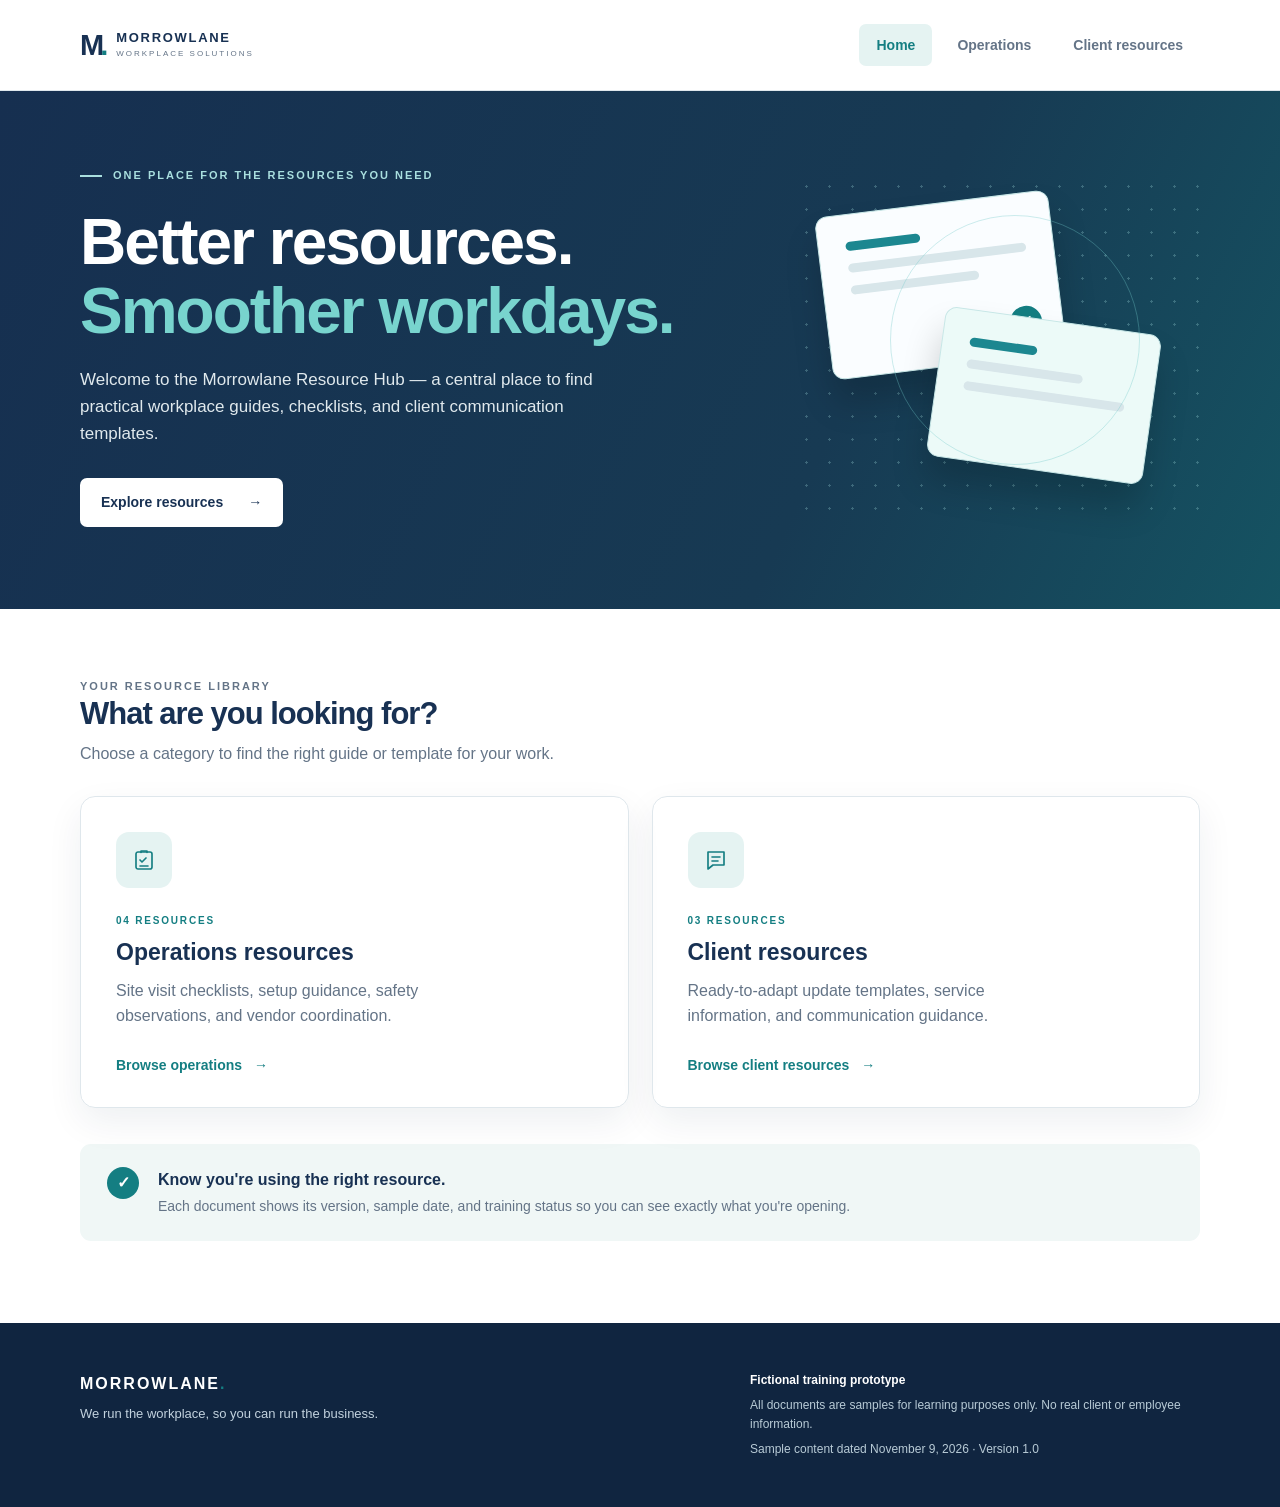
<file: index.html>
<!doctype html><html lang="en"><head><meta charset="utf-8"><meta name="viewport" content="width=device-width, initial-scale=1"><meta name="robots" content="noindex, nofollow"><meta name="description" content="Find operations guides and client communication sample resources in one place."><meta name="theme-color" content="#183153"><title>Home | Morrowlane Resource Hub</title><link rel="stylesheet" href="styles.css"></head><body><a class="skip-link" href="#main">Skip to main content</a><header class="site-header"><div class="container header-inner"><a class="brand" href="index.html" aria-label="Morrowlane Resource Hub home"><span class="brand-symbol" aria-hidden="true">M<span class="brand-dot">.</span></span><span class="brand-words"><strong>MORROWLANE</strong><small>WORKPLACE SOLUTIONS</small></span></a><nav class="main-nav" aria-label="Primary navigation"><a aria-current="page" href="index.html">Home</a><a  href="operations.html">Operations</a><a  href="clients.html">Client resources</a></nav></div></header><main id="main"><section class="home-hero"><div class="container hero-grid"><div class="hero-copy"><div class="eyebrow light"><span class="eyebrow-bar"></span>ONE PLACE FOR THE RESOURCES YOU NEED</div><h1>Better resources.<br><em>Smoother workdays.</em></h1><p>Welcome to the Morrowlane Resource Hub — a central place to find practical workplace guides, checklists, and client communication templates.</p><a class="hero-cta" href="#explore">Explore resources <span aria-hidden="true">→</span></a></div><div class="hero-art" aria-hidden="true"><div class="art-grid"></div><div class="art-card card-one"><div class="art-line short"></div><div class="art-line"></div><div class="art-line medium"></div><div class="art-check">✓</div></div><div class="art-card card-two"><div class="art-line short"></div><div class="art-line medium"></div><div class="art-line"></div></div><div class="art-ring"></div></div></div></section><section class="section container" id="explore" aria-labelledby="explore-title"><div class="section-head"><div><p class="overline">YOUR RESOURCE LIBRARY</p><h2 id="explore-title">What are you looking for?</h2><p>Choose a category to find the right guide or template for your work.</p></div></div><div class="category-grid"><a class="category-card" href="operations.html"><div class="category-icon"><svg class="" width="24" height="24" viewBox="0 0 24 24" fill="none" stroke="currentColor" stroke-width="1.65" stroke-linecap="round" stroke-linejoin="round" aria-hidden="true"><rect x="4" y="4" width="16" height="17" rx="2"/><path d="M9 4.5V3h6v1.5M8 12l2 2 4-4M8 18h8"/></svg></div><div class="category-count">04 RESOURCES</div><h3>Operations resources</h3><p>Site visit checklists, setup guidance, safety observations, and vendor coordination.</p><span class="category-link">Browse operations <span aria-hidden="true">→</span></span></a><a class="category-card" href="clients.html"><div class="category-icon"><svg class="" width="24" height="24" viewBox="0 0 24 24" fill="none" stroke="currentColor" stroke-width="1.65" stroke-linecap="round" stroke-linejoin="round" aria-hidden="true"><path d="M4 4h16v13H9l-5 4z"/><path d="M8 9h8M8 13h6"/></svg></div><div class="category-count">03 RESOURCES</div><h3>Client resources</h3><p>Ready-to-adapt update templates, service information, and communication guidance.</p><span class="category-link">Browse client resources <span aria-hidden="true">→</span></span></a></div><div class="welcome-strip"><div class="strip-mark" aria-hidden="true">✓</div><div><strong>Know you're using the right resource.</strong><p>Each document shows its version, sample date, and training status so you can see exactly what you're opening.</p></div></div></section></main><footer class="site-footer"><div class="container footer-inner"><div><div class="footer-brand">MORROWLANE<span class="teal">.</span></div><p>We run the workplace, so you can run the business.</p></div><div class="footer-note"><strong>Fictional training prototype</strong><span>All documents are samples for learning purposes only. No real client or employee information.</span><span>Sample content dated November 9, 2026 · Version 1.0</span></div></div></footer></body></html>
</file>
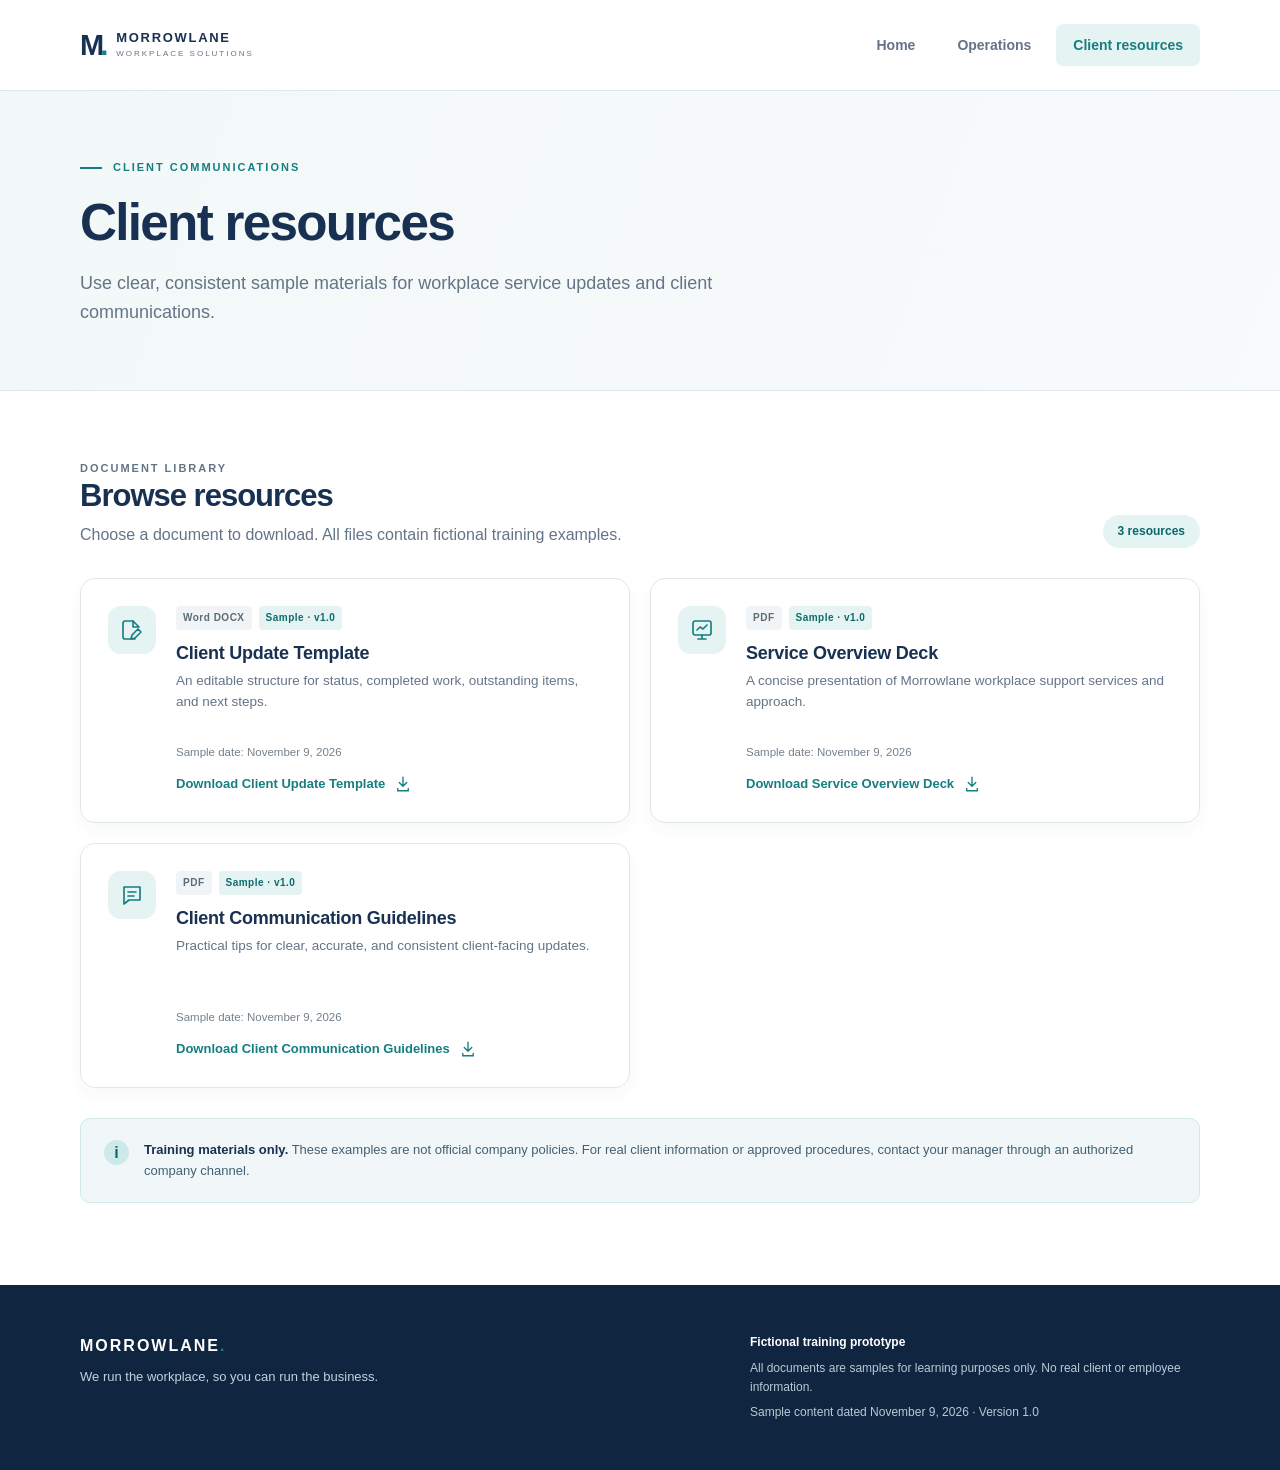
<file: clients.html>
<!doctype html><html lang="en"><head><meta charset="utf-8"><meta name="viewport" content="width=device-width, initial-scale=1"><meta name="robots" content="noindex, nofollow"><meta name="description" content="Use clear, consistent sample materials for workplace service updates and client communications."><meta name="theme-color" content="#183153"><title>Client resources | Morrowlane Resource Hub</title><link rel="stylesheet" href="styles.css"></head><body><a class="skip-link" href="#main">Skip to main content</a><header class="site-header"><div class="container header-inner"><a class="brand" href="index.html" aria-label="Morrowlane Resource Hub home"><span class="brand-symbol" aria-hidden="true">M<span class="brand-dot">.</span></span><span class="brand-words"><strong>MORROWLANE</strong><small>WORKPLACE SOLUTIONS</small></span></a><nav class="main-nav" aria-label="Primary navigation"><a  href="index.html">Home</a><a  href="operations.html">Operations</a><a aria-current="page" href="clients.html">Client resources</a></nav></div></header><main id="main"><section class="page-hero"><div class="container"><div class="eyebrow"><span class="eyebrow-bar"></span>CLIENT COMMUNICATIONS</div><h1>Client resources</h1><p class="lead">Use clear, consistent sample materials for workplace service updates and client communications.</p></div></section><section class="section container" aria-labelledby="resources-heading"><div class="section-head"><div><p class="overline">DOCUMENT LIBRARY</p><h2 id="resources-heading">Browse resources</h2><p>Choose a document to download. All files contain fictional training examples.</p></div><div class="count-pill">3 resources</div></div><div class="resource-list"><article class="resource-card"><div class="resource-icon"><svg class="" width="24" height="24" viewBox="0 0 24 24" fill="none" stroke="currentColor" stroke-width="1.65" stroke-linecap="round" stroke-linejoin="round" aria-hidden="true"><path d="M13 3H5a2 2 0 0 0-2 2v14a2 2 0 0 0 2 2h10"/><path d="M13 3v6h6M13 3l6 6M12 17l6-6 3 3-6 6-4 1z"/></svg></div><div class="resource-content"><div class="resource-topline"><span class="tag">Word DOCX</span><span class="tag sample">Sample · v1.0</span></div><h3>Client Update Template</h3><p>An editable structure for status, completed work, outstanding items, and next steps.</p><div class="resource-meta">Sample date: November 9, 2026</div><a class="download-link" href="resources/client-update-template.docx" download>Download Client Update Template<svg width="18" height="18" viewBox="0 0 24 24" aria-hidden="true" fill="none" stroke="currentColor" stroke-width="1.8" stroke-linecap="round"><path d="M12 3v12m-5-5l5 5 5-5M5 18v3h14v-3"/></svg></a></div></article><article class="resource-card"><div class="resource-icon"><svg class="" width="24" height="24" viewBox="0 0 24 24" fill="none" stroke="currentColor" stroke-width="1.65" stroke-linecap="round" stroke-linejoin="round" aria-hidden="true"><rect x="3" y="3" width="18" height="14" rx="2"/><path d="M12 17v4M8 21h8M7 12l3-3 3 2 4-4"/></svg></div><div class="resource-content"><div class="resource-topline"><span class="tag">PDF</span><span class="tag sample">Sample · v1.0</span></div><h3>Service Overview Deck</h3><p>A concise presentation of Morrowlane workplace support services and approach.</p><div class="resource-meta">Sample date: November 9, 2026</div><a class="download-link" href="resources/service-overview-deck.pdf" download>Download Service Overview Deck<svg width="18" height="18" viewBox="0 0 24 24" aria-hidden="true" fill="none" stroke="currentColor" stroke-width="1.8" stroke-linecap="round"><path d="M12 3v12m-5-5l5 5 5-5M5 18v3h14v-3"/></svg></a></div></article><article class="resource-card"><div class="resource-icon"><svg class="" width="24" height="24" viewBox="0 0 24 24" fill="none" stroke="currentColor" stroke-width="1.65" stroke-linecap="round" stroke-linejoin="round" aria-hidden="true"><path d="M4 4h16v13H9l-5 4z"/><path d="M8 9h8M8 13h6"/></svg></div><div class="resource-content"><div class="resource-topline"><span class="tag">PDF</span><span class="tag sample">Sample · v1.0</span></div><h3>Client Communication Guidelines</h3><p>Practical tips for clear, accurate, and consistent client-facing updates.</p><div class="resource-meta">Sample date: November 9, 2026</div><a class="download-link" href="resources/client-communication-guidelines.pdf" download>Download Client Communication Guidelines<svg width="18" height="18" viewBox="0 0 24 24" aria-hidden="true" fill="none" stroke="currentColor" stroke-width="1.8" stroke-linecap="round"><path d="M12 3v12m-5-5l5 5 5-5M5 18v3h14v-3"/></svg></a></div></article></div><aside class="info-note"><div class="info-icon" aria-hidden="true">i</div><p><strong>Training materials only.</strong> These examples are not official company policies. For real client information or approved procedures, contact your manager through an authorized company channel.</p></aside></section></main><footer class="site-footer"><div class="container footer-inner"><div><div class="footer-brand">MORROWLANE<span class="teal">.</span></div><p>We run the workplace, so you can run the business.</p></div><div class="footer-note"><strong>Fictional training prototype</strong><span>All documents are samples for learning purposes only. No real client or employee information.</span><span>Sample content dated November 9, 2026 · Version 1.0</span></div></div></footer></body></html>
</file>
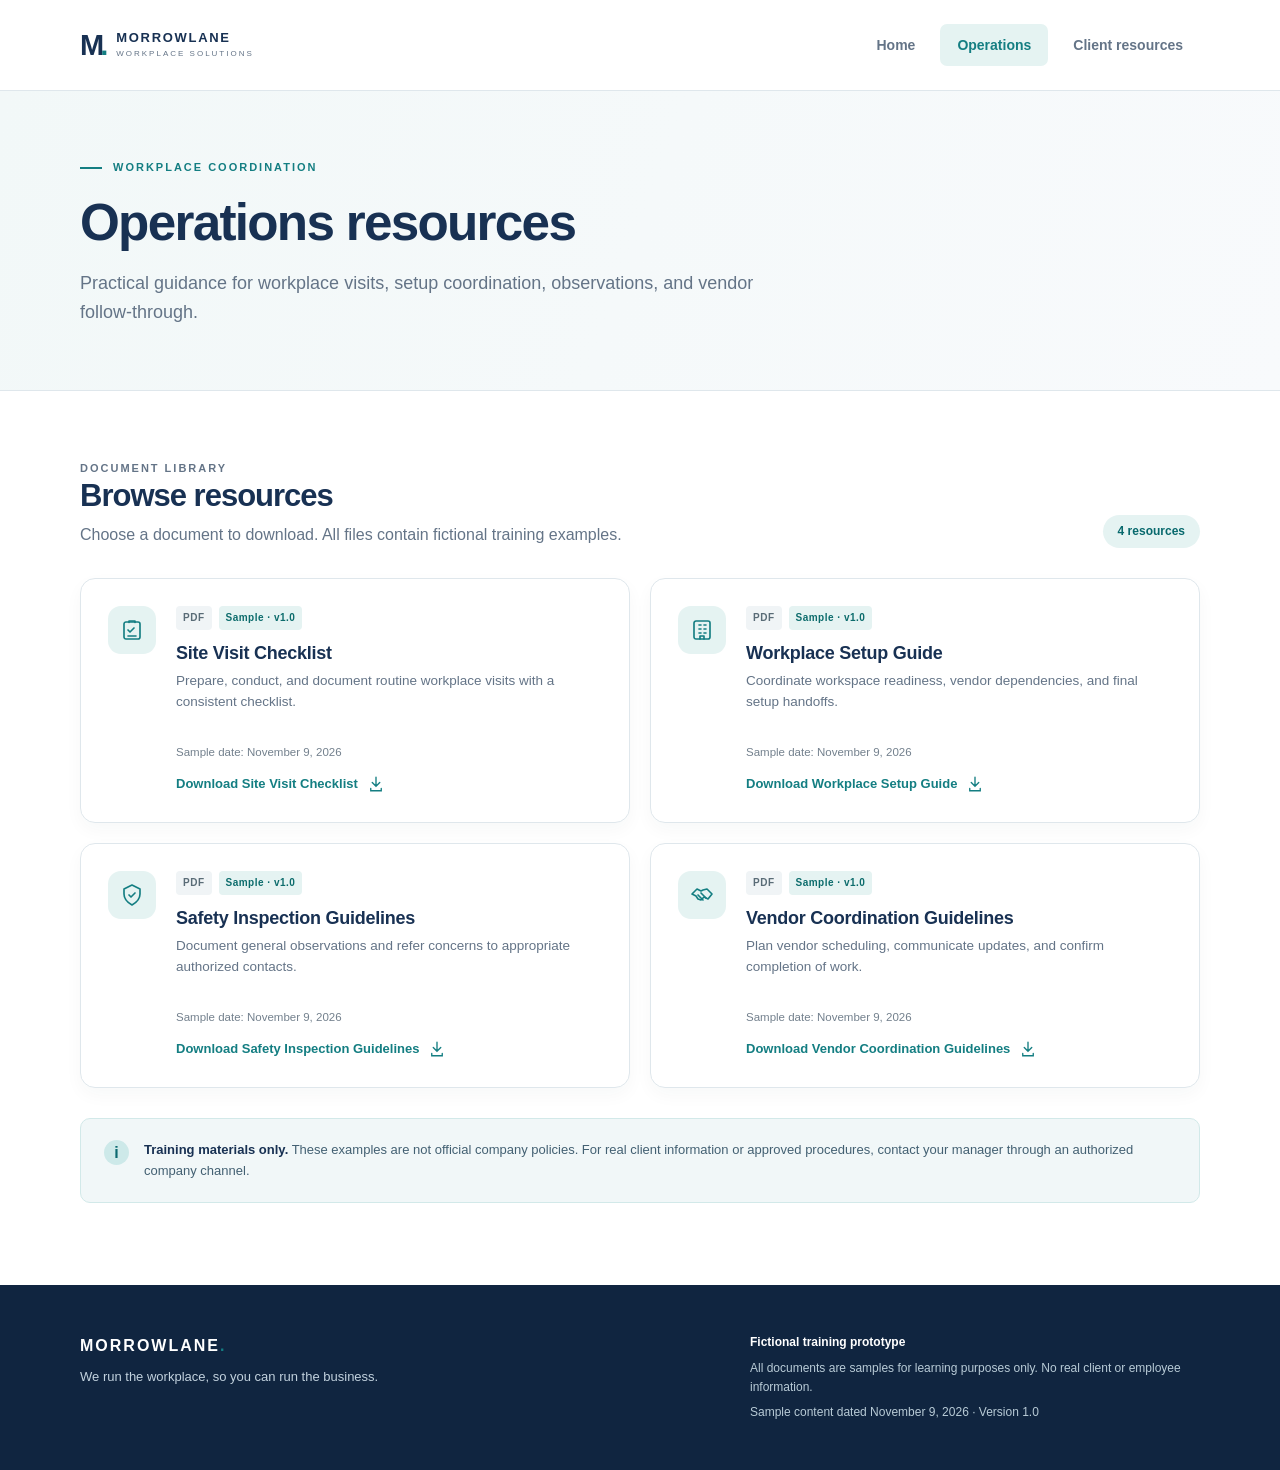
<file: operations.html>
<!doctype html><html lang="en"><head><meta charset="utf-8"><meta name="viewport" content="width=device-width, initial-scale=1"><meta name="robots" content="noindex, nofollow"><meta name="description" content="Practical guidance for workplace visits, setup coordination, observations, and vendor follow-through."><meta name="theme-color" content="#183153"><title>Operations resources | Morrowlane Resource Hub</title><link rel="stylesheet" href="styles.css"></head><body><a class="skip-link" href="#main">Skip to main content</a><header class="site-header"><div class="container header-inner"><a class="brand" href="index.html" aria-label="Morrowlane Resource Hub home"><span class="brand-symbol" aria-hidden="true">M<span class="brand-dot">.</span></span><span class="brand-words"><strong>MORROWLANE</strong><small>WORKPLACE SOLUTIONS</small></span></a><nav class="main-nav" aria-label="Primary navigation"><a  href="index.html">Home</a><a aria-current="page" href="operations.html">Operations</a><a  href="clients.html">Client resources</a></nav></div></header><main id="main"><section class="page-hero"><div class="container"><div class="eyebrow"><span class="eyebrow-bar"></span>WORKPLACE COORDINATION</div><h1>Operations resources</h1><p class="lead">Practical guidance for workplace visits, setup coordination, observations, and vendor follow-through.</p></div></section><section class="section container" aria-labelledby="resources-heading"><div class="section-head"><div><p class="overline">DOCUMENT LIBRARY</p><h2 id="resources-heading">Browse resources</h2><p>Choose a document to download. All files contain fictional training examples.</p></div><div class="count-pill">4 resources</div></div><div class="resource-list"><article class="resource-card"><div class="resource-icon"><svg class="" width="24" height="24" viewBox="0 0 24 24" fill="none" stroke="currentColor" stroke-width="1.65" stroke-linecap="round" stroke-linejoin="round" aria-hidden="true"><rect x="4" y="4" width="16" height="17" rx="2"/><path d="M9 4.5V3h6v1.5M8 12l2 2 4-4M8 18h8"/></svg></div><div class="resource-content"><div class="resource-topline"><span class="tag">PDF</span><span class="tag sample">Sample · v1.0</span></div><h3>Site Visit Checklist</h3><p>Prepare, conduct, and document routine workplace visits with a consistent checklist.</p><div class="resource-meta">Sample date: November 9, 2026</div><a class="download-link" href="resources/site-visit-checklist.pdf" download>Download Site Visit Checklist<svg width="18" height="18" viewBox="0 0 24 24" aria-hidden="true" fill="none" stroke="currentColor" stroke-width="1.8" stroke-linecap="round"><path d="M12 3v12m-5-5l5 5 5-5M5 18v3h14v-3"/></svg></a></div></article><article class="resource-card"><div class="resource-icon"><svg class="" width="24" height="24" viewBox="0 0 24 24" fill="none" stroke="currentColor" stroke-width="1.65" stroke-linecap="round" stroke-linejoin="round" aria-hidden="true"><rect x="4" y="3" width="16" height="18" rx="2"/><path d="M9 7h2m3 0h2M9 11h2m3 0h2M9 15h2m3 0h2M10 21v-3h4v3"/></svg></div><div class="resource-content"><div class="resource-topline"><span class="tag">PDF</span><span class="tag sample">Sample · v1.0</span></div><h3>Workplace Setup Guide</h3><p>Coordinate workspace readiness, vendor dependencies, and final setup handoffs.</p><div class="resource-meta">Sample date: November 9, 2026</div><a class="download-link" href="resources/workplace-setup-guide.pdf" download>Download Workplace Setup Guide<svg width="18" height="18" viewBox="0 0 24 24" aria-hidden="true" fill="none" stroke="currentColor" stroke-width="1.8" stroke-linecap="round"><path d="M12 3v12m-5-5l5 5 5-5M5 18v3h14v-3"/></svg></a></div></article><article class="resource-card"><div class="resource-icon"><svg class="" width="24" height="24" viewBox="0 0 24 24" fill="none" stroke="currentColor" stroke-width="1.65" stroke-linecap="round" stroke-linejoin="round" aria-hidden="true"><path d="M12 2l8 4v5c0 5-3.5 8.5-8 11-4.5-2.5-8-6-8-11V6z"/><path d="M9 12l2 2 4-4"/></svg></div><div class="resource-content"><div class="resource-topline"><span class="tag">PDF</span><span class="tag sample">Sample · v1.0</span></div><h3>Safety Inspection Guidelines</h3><p>Document general observations and refer concerns to appropriate authorized contacts.</p><div class="resource-meta">Sample date: November 9, 2026</div><a class="download-link" href="resources/safety-inspection-guidelines.pdf" download>Download Safety Inspection Guidelines<svg width="18" height="18" viewBox="0 0 24 24" aria-hidden="true" fill="none" stroke="currentColor" stroke-width="1.8" stroke-linecap="round"><path d="M12 3v12m-5-5l5 5 5-5M5 18v3h14v-3"/></svg></a></div></article><article class="resource-card"><div class="resource-icon"><svg class="" width="24" height="24" viewBox="0 0 24 24" fill="none" stroke="currentColor" stroke-width="1.65" stroke-linecap="round" stroke-linejoin="round" aria-hidden="true"><path d="M2 11l5-5 4 2 2-1 4-1 5 5-4 5-4-2-3 3-3-1-2-3z"/><path d="M8 12l5 5m-2-7l5 5"/></svg></div><div class="resource-content"><div class="resource-topline"><span class="tag">PDF</span><span class="tag sample">Sample · v1.0</span></div><h3>Vendor Coordination Guidelines</h3><p>Plan vendor scheduling, communicate updates, and confirm completion of work.</p><div class="resource-meta">Sample date: November 9, 2026</div><a class="download-link" href="resources/vendor-coordination-guidelines.pdf" download>Download Vendor Coordination Guidelines<svg width="18" height="18" viewBox="0 0 24 24" aria-hidden="true" fill="none" stroke="currentColor" stroke-width="1.8" stroke-linecap="round"><path d="M12 3v12m-5-5l5 5 5-5M5 18v3h14v-3"/></svg></a></div></article></div><aside class="info-note"><div class="info-icon" aria-hidden="true">i</div><p><strong>Training materials only.</strong> These examples are not official company policies. For real client information or approved procedures, contact your manager through an authorized company channel.</p></aside></section></main><footer class="site-footer"><div class="container footer-inner"><div><div class="footer-brand">MORROWLANE<span class="teal">.</span></div><p>We run the workplace, so you can run the business.</p></div><div class="footer-note"><strong>Fictional training prototype</strong><span>All documents are samples for learning purposes only. No real client or employee information.</span><span>Sample content dated November 9, 2026 · Version 1.0</span></div></div></footer></body></html>
</file>
<file: styles.css>
/* Morrowlane Resource Hub - static fictional training prototype */
:root{--navy:#183153;--navy-dark:#102540;--teal:#147e82;--teal-light:#e5f3f2;--ink:#24384a;--muted:#647487;--line:#dfe7ec;--bg:#f6f8fa;--white:#fff;--radius:15px;--shadow:0 14px 36px rgba(19,43,67,.07)}*{box-sizing:border-box}html{scroll-behavior:smooth}body{margin:0;font-family:Inter,"Segoe UI",Arial,sans-serif;background:var(--white);color:var(--ink);line-height:1.6}a{color:inherit}a:focus-visible{outline:3px solid #15a7a5;outline-offset:4px;border-radius:3px}.container{width:min(1120px,calc(100% - 48px));margin-inline:auto}.skip-link{position:absolute;z-index:100;top:-80px;left:16px;background:#fff;color:#000;padding:12px 18px}.skip-link:focus{top:12px}.site-header{background:var(--white);border-bottom:1px solid var(--line);position:relative;z-index:2}.header-inner{min-height:90px;display:flex;align-items:center;justify-content:space-between;gap:24px}.brand{display:inline-flex;align-items:center;gap:12px;text-decoration:none;color:var(--navy)}.brand-symbol{font-size:29px;font-weight:850;letter-spacing:-4px;line-height:1}.brand-dot,.teal{color:var(--teal)}.brand-words{display:flex;flex-direction:column;line-height:1.12;letter-spacing:1.7px}.brand-words strong{font-size:13px}.brand-words small{font-size:8px;margin-top:4px;letter-spacing:2px;color:var(--muted)}.main-nav{display:flex;align-items:center;gap:8px;flex-wrap:wrap}.main-nav a{color:var(--muted);font-size:14px;font-weight:650;padding:10px 17px;border-radius:7px;text-decoration:none}.main-nav a:hover{color:var(--navy);background:var(--bg)}.main-nav a[aria-current="page"]{color:var(--teal);background:var(--teal-light)}.home-hero{background:linear-gradient(115deg,#162f50 0%,#173a53 65%,#155362 100%);color:white;overflow:hidden}.hero-grid{min-height:455px;display:grid;grid-template-columns:1.25fr .75fr;align-items:center;gap:40px}.hero-copy{padding:76px 0 82px}.eyebrow{font-weight:800;font-size:11px;letter-spacing:2px;color:var(--teal);display:flex;align-items:center;gap:11px}.eyebrow.light{color:#a9dfdf}.eyebrow-bar{width:22px;height:2px;background:currentColor;display:inline-block}.hero-copy h1{font-size:clamp(41px,5vw,66px);line-height:1.08;letter-spacing:-2px;font-weight:780;margin:23px 0 20px}.hero-copy h1 em{font-style:normal;color:#78d4ce}.hero-copy p{font-size:17px;max-width:540px;color:#e0e9ed;margin-bottom:31px}.hero-cta{display:inline-flex;gap:25px;align-items:center;padding:13px 21px;background:var(--white);color:var(--navy);font-weight:750;font-size:14px;border-radius:7px;text-decoration:none}.hero-cta:hover{background:#daf3ef}.hero-art{height:350px;position:relative}.art-grid{position:absolute;inset:0;background-image:radial-gradient(#a2dcde 1.2px,transparent 1.2px);background-size:23px 23px;opacity:.28}.art-ring{position:absolute;width:250px;height:250px;border:1px solid #70c9c9;border-radius:50%;opacity:.35;top:40px;left:95px}.art-card{position:absolute;width:235px;height:164px;background:#fafdff;border:1px solid #c8e7e7;border-radius:12px;box-shadow:0 24px 35px rgba(0,0,0,.18);padding:27px;transform:rotate(-7deg);top:28px;left:28px}.card-two{top:145px;left:140px;transform:rotate(8deg);width:218px;height:151px;background:#ecfaf8}.art-line{height:9px;background:#d8e6ea;border-radius:6px;margin-bottom:13px}.art-line.short{width:42%;background:#1c8790}.art-line.medium{width:72%}.art-check{position:absolute;right:20px;bottom:18px;width:32px;height:32px;border-radius:50%;background:var(--teal);display:grid;place-items:center;font-size:20px}.section{padding-top:69px;padding-bottom:82px}.section-head{display:flex;align-items:end;justify-content:space-between;gap:28px;margin-bottom:30px}.overline{font-size:11px;color:var(--teal);font-weight:800;letter-spacing:2px;margin:0 0 11px}.section-head h2{font-size:31px;color:var(--navy);letter-spacing:-1px;margin:0 0 8px;line-height:1.2}.section-head p{color:var(--muted);margin:0}.category-grid{display:grid;grid-template-columns:repeat(2,minmax(0,1fr));gap:23px}.category-card{display:block;border:1px solid var(--line);border-radius:var(--radius);padding:35px 35px 29px;text-decoration:none;box-shadow:var(--shadow);transition:transform .15s ease,border-color .15s ease}.category-card:hover{transform:translateY(-3px);border-color:#94ccc9}.category-icon,.resource-icon{width:56px;height:56px;border-radius:13px;background:var(--teal-light);display:grid;place-items:center;color:var(--teal)}.category-count{margin-top:25px;font-size:10px;letter-spacing:1.8px;color:var(--teal);font-weight:850}.category-card h3{font-size:23px;line-height:1.25;color:var(--navy);margin:9px 0 11px}.category-card p{color:var(--muted);margin:0 0 23px;max-width:370px}.category-link{display:inline-flex;gap:12px;align-items:center;color:var(--teal);font-weight:750;font-size:14px}.welcome-strip{margin-top:36px;display:flex;gap:19px;padding:23px 27px;border-radius:11px;background:#f0f7f6}.strip-mark{display:grid;place-items:center;flex:none;width:32px;height:32px;background:var(--teal);color:white;border-radius:50%;font-weight:bold}.welcome-strip strong{color:var(--navy)}.welcome-strip p{margin:3px 0 0;color:var(--muted);font-size:14px}.page-hero{background:linear-gradient(110deg,#f2f8f8,#f8fafc);border-bottom:1px solid var(--line);padding:68px 0 63px}.page-hero h1{font-size:clamp(35px,4vw,53px);letter-spacing:-1.7px;line-height:1.1;color:var(--navy);margin:18px 0}.page-hero .lead{max-width:720px;color:var(--muted);font-size:18px;margin:0}.count-pill{white-space:nowrap;font-size:12px;font-weight:750;background:var(--teal-light);color:#08696d;border-radius:30px;padding:7px 15px}.resource-list{display:grid;grid-template-columns:repeat(2,minmax(0,1fr));gap:20px}.resource-card{border:1px solid var(--line);border-radius:var(--radius);padding:27px;display:flex;gap:20px;min-height:245px;box-shadow:0 7px 18px rgba(19,43,67,.035)}.resource-icon{width:48px;height:48px;flex:none}.resource-content{display:flex;flex-direction:column;align-items:flex-start;min-width:0}.resource-topline{display:flex;flex-wrap:wrap;gap:7px}.tag{font-size:10px;font-weight:800;letter-spacing:.5px;background:#f0f4f6;color:#5a6c77;border-radius:4px;padding:4px 7px}.tag.sample{background:var(--teal-light);color:#0c6c6c}.resource-card h3{font-size:18px;letter-spacing:-.25px;color:var(--navy);line-height:1.25;margin:12px 0 7px}.resource-card p{color:var(--muted);font-size:13.5px;line-height:1.5;margin:0 0 12px}.resource-meta{font-size:11.5px;color:#73808d;margin-top:auto;padding-top:4px}.download-link{color:var(--teal);text-decoration:none;font-weight:800;font-size:13px;display:inline-flex;align-items:center;gap:9px;margin-top:13px}.download-link:hover{text-decoration:underline}.info-note{background:#f1f7f8;border:1px solid #d2e9e9;border-radius:10px;padding:21px 23px;display:flex;gap:15px;margin-top:30px}.info-icon{flex:none;width:25px;height:25px;border-radius:50%;background:#cde9e9;color:#0b6970;display:grid;place-items:center;font-weight:800}.info-note p{margin:0;color:#436072;font-size:13px}.info-note strong{color:var(--navy)}.site-footer{background:var(--navy-dark);color:#d3e1ea}.footer-inner{padding:48px 0;display:flex;align-items:start;justify-content:space-between;gap:40px}.footer-brand{color:#fff;letter-spacing:2px;font-weight:850}.footer-inner p{font-size:13px;margin:8px 0 0;color:#c2d2de}.footer-note{max-width:450px;display:flex;flex-direction:column;gap:6px;font-size:12px}.footer-note strong{color:#fff}.footer-note span{color:#b8cbd6}@media(max-width:800px){.hero-grid{grid-template-columns:1fr}.hero-copy{padding:64px 0 65px}.hero-art{display:none}.resource-list{grid-template-columns:1fr}.header-inner{min-height:82px}.section{padding-top:55px;padding-bottom:62px}}@media(max-width:600px){.container{width:min(100% - 32px,1120px)}.header-inner{align-items:flex-start;flex-direction:column;padding:18px 0 13px;gap:14px}.main-nav{gap:3px;margin-left:-7px}.main-nav a{padding:7px 9px;font-size:12px}.hero-copy h1{font-size:42px}.hero-copy p{font-size:16px}.category-grid{grid-template-columns:1fr}.category-card{padding:27px}.section-head{align-items:start;flex-direction:column;gap:14px}.section-head h2{font-size:27px}.page-hero{padding:52px 0}.page-hero .lead{font-size:16px}.resource-card{padding:19px;gap:14px}.resource-icon{width:42px;height:42px}.footer-inner{flex-direction:column}.welcome-strip{padding:19px 17px}}@media(prefers-reduced-motion:reduce){html{scroll-behavior:auto}.category-card{transition:none}}
</file>
